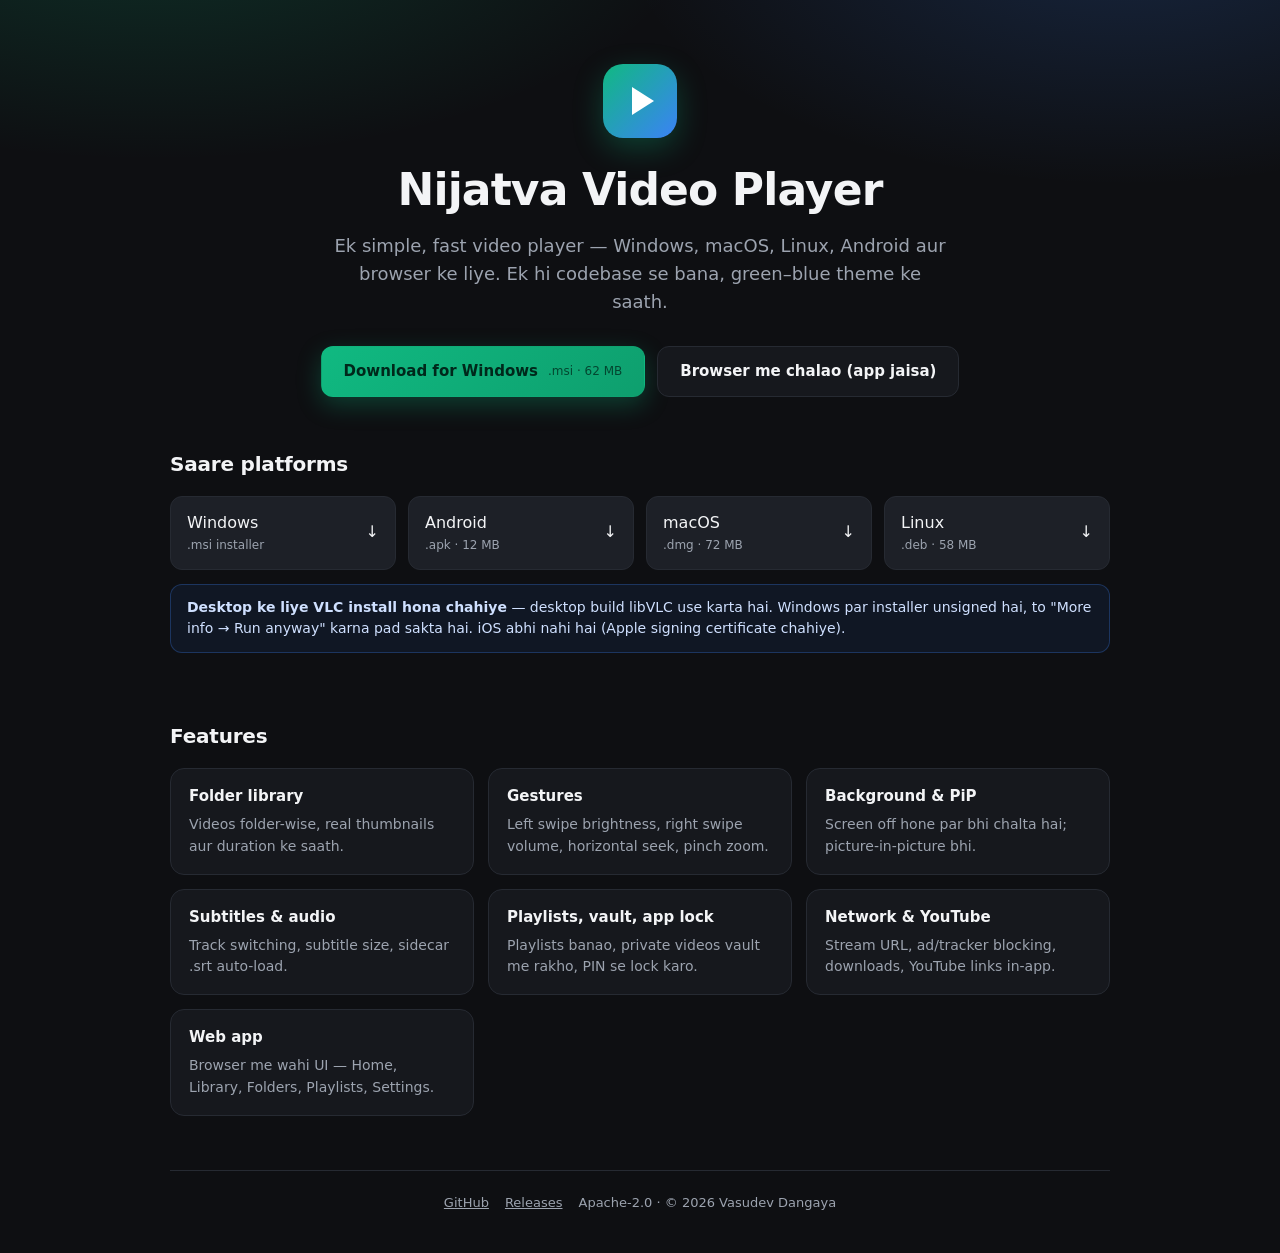
<file: docs/index.html>
<!DOCTYPE html>
<html lang="en">
<head>
<meta charset="utf-8" />
<meta name="viewport" content="width=device-width, initial-scale=1" />
<title>Nijatva Video Player — download</title>
<meta name="description" content="Nijatva Video Player — a simple, fast video player for Windows, macOS, Linux, Android and the browser." />
<style>
  :root{
    --emerald:#10B981; --emerald-d:#0E9F6E; --azure:#3B82F6; --cyan:#22D3EE;
    --bg:#0E0F12; --surface:#16181D; --surface2:#1D2027; --line:#262A32;
    --text:#F3F4F6; --muted:#9CA3AF;
  }
  *{box-sizing:border-box}
  html,body{margin:0;padding:0}
  body{
    background:
      radial-gradient(900px 420px at 12% -8%, rgba(16,185,129,.20), transparent 62%),
      radial-gradient(820px 420px at 88% -6%, rgba(59,130,246,.20), transparent 62%),
      var(--bg);
    color:var(--text);
    font-family:system-ui,-apple-system,"Segoe UI",Roboto,sans-serif;
    line-height:1.55;
  }
  .wrap{max-width:980px;margin:0 auto;padding:0 20px}
  header{padding:64px 0 8px;text-align:center}
  .logo{
    width:74px;height:74px;border-radius:20px;margin:0 auto 18px;
    background:linear-gradient(135deg,var(--emerald),var(--azure));
    display:grid;place-items:center;
    box-shadow:0 10px 30px rgba(16,185,129,.28);
  }
  .logo::after{
    content:"";width:0;height:0;
    border-left:22px solid #fff;border-top:14px solid transparent;border-bottom:14px solid transparent;
    margin-left:5px;
  }
  h1{font-size:clamp(28px,5vw,44px);margin:0 0 8px;letter-spacing:-.02em}
  .tag{color:var(--muted);font-size:clamp(15px,2.2vw,18px);margin:0 auto;max-width:620px}
  .cta{display:flex;gap:12px;justify-content:center;flex-wrap:wrap;margin:30px 0 10px}
  .btn{
    display:inline-flex;align-items:center;gap:10px;
    padding:13px 22px;border-radius:12px;text-decoration:none;font-weight:600;font-size:15px;
    border:1px solid var(--line);background:var(--surface);color:var(--text);
    transition:.15s ease;
  }
  .btn:hover{transform:translateY(-2px);border-color:var(--emerald)}
  .btn.primary{
    background:linear-gradient(135deg,var(--emerald),var(--emerald-d));
    color:#00281b;border-color:transparent;
    box-shadow:0 8px 24px rgba(16,185,129,.28);
  }
  .btn .os{font-size:12px;opacity:.75;font-weight:500}
  section{padding:34px 0}
  h2{font-size:20px;margin:0 0 16px;letter-spacing:-.01em}
  .grid{display:grid;grid-template-columns:repeat(auto-fit,minmax(230px,1fr));gap:14px}
  .card{
    background:var(--surface);border:1px solid var(--line);border-radius:14px;padding:16px 18px;
  }
  .card h3{margin:0 0 6px;font-size:15px}
  .card p{margin:0;color:var(--muted);font-size:14px}
  .dl{display:grid;grid-template-columns:repeat(auto-fit,minmax(220px,1fr));gap:12px}
  .dl a{
    display:flex;justify-content:space-between;align-items:center;gap:12px;
    background:var(--surface2);border:1px solid var(--line);border-radius:12px;
    padding:14px 16px;text-decoration:none;color:var(--text);
  }
  .dl a:hover{border-color:var(--azure)}
  .dl small{color:var(--muted);font-size:12px;display:block;font-weight:400}
  .note{
    margin-top:14px;background:rgba(59,130,246,.08);border:1px solid rgba(59,130,246,.28);
    border-radius:12px;padding:12px 16px;color:#cfe0ff;font-size:14px;
  }
  footer{border-top:1px solid var(--line);margin-top:20px;padding:22px 0 40px;
         color:var(--muted);font-size:13px;display:flex;gap:16px;flex-wrap:wrap;justify-content:center}
  footer a{color:var(--muted)}
  footer a:hover{color:var(--emerald)}
</style>
</head>
<body>
<div class="wrap">

  <header>
    <div class="logo"></div>
    <h1>Nijatva Video Player</h1>
    <p class="tag">Ek simple, fast video player — Windows, macOS, Linux, Android aur browser ke liye.
       Ek hi codebase se bana, green–blue theme ke saath.</p>

    <div class="cta">
      <a class="btn primary" href="https://github.com/vasudev-work/nijatva-video-player-multiplatform/releases/download/v1.0.0/nijatva-video-player-windows.msi">
        Download for Windows <span class="os">.msi · 62 MB</span>
      </a>
      <a class="btn" href="app/">Browser me chalao (app jaisa)</a>
    </div>
  </header>

  <section>
    <h2>Saare platforms</h2>
    <div class="dl">
      <a href="https://github.com/vasudev-work/nijatva-video-player-multiplatform/releases/download/v1.0.0/nijatva-video-player-windows.msi">
        <span>Windows<small>.msi installer</small></span><span>↓</span>
      </a>
      <a href="https://github.com/vasudev-work/nijatva-video-player-multiplatform/releases/download/v1.0.0/nijatva-video-player-android.apk">
        <span>Android<small>.apk · 12 MB</small></span><span>↓</span>
      </a>
      <a href="https://github.com/vasudev-work/nijatva-video-player-multiplatform/releases/download/v1.0.0/nijatva-video-player-macos.dmg">
        <span>macOS<small>.dmg · 72 MB</small></span><span>↓</span>
      </a>
      <a href="https://github.com/vasudev-work/nijatva-video-player-multiplatform/releases/download/v1.0.0/nijatva-video-player-linux.deb">
        <span>Linux<small>.deb · 58 MB</small></span><span>↓</span>
      </a>
    </div>
    <div class="note">
      <strong>Desktop ke liye VLC install hona chahiye</strong> — desktop build libVLC use karta hai.
      Windows par installer unsigned hai, to "More info → Run anyway" karna pad sakta hai.
      iOS abhi nahi hai (Apple signing certificate chahiye).
    </div>
  </section>

  <section>
    <h2>Features</h2>
    <div class="grid">
      <div class="card"><h3>Folder library</h3><p>Videos folder-wise, real thumbnails aur duration ke saath.</p></div>
      <div class="card"><h3>Gestures</h3><p>Left swipe brightness, right swipe volume, horizontal seek, pinch zoom.</p></div>
      <div class="card"><h3>Background &amp; PiP</h3><p>Screen off hone par bhi chalta hai; picture-in-picture bhi.</p></div>
      <div class="card"><h3>Subtitles &amp; audio</h3><p>Track switching, subtitle size, sidecar .srt auto-load.</p></div>
      <div class="card"><h3>Playlists, vault, app lock</h3><p>Playlists banao, private videos vault me rakho, PIN se lock karo.</p></div>
      <div class="card"><h3>Network &amp; YouTube</h3><p>Stream URL, ad/tracker blocking, downloads, YouTube links in-app.</p></div>
      <div class="card"><h3>Web app</h3><p>Browser me wahi UI — Home, Library, Folders, Playlists, Settings.</p></div>
    </div>
  </section>

  <footer>
    <a href="https://github.com/vasudev-work/nijatva-video-player-multiplatform">GitHub</a>
    <a href="https://github.com/vasudev-work/nijatva-video-player-multiplatform/releases">Releases</a>
    <span>Apache-2.0 · © 2026 Vasudev Dangaya</span>
  </footer>

</div>
</body>
</html>
</file>
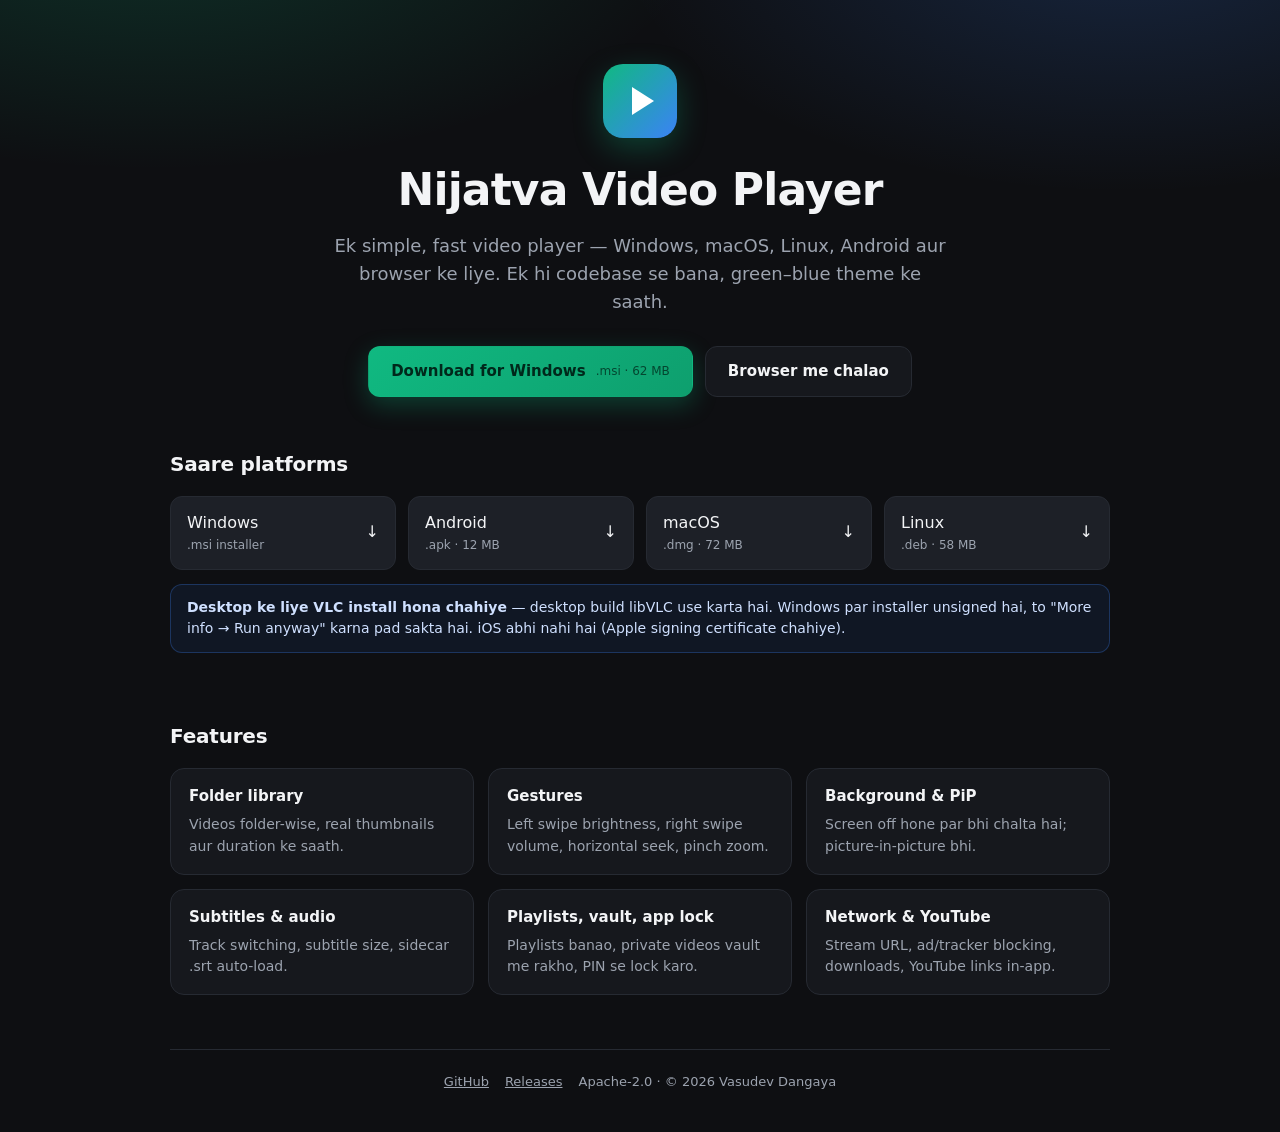
<file: site/index.html>
<!DOCTYPE html>
<html lang="en">
<head>
<meta charset="utf-8" />
<meta name="viewport" content="width=device-width, initial-scale=1" />
<title>Nijatva Video Player — download</title>
<meta name="description" content="Nijatva Video Player — a simple, fast video player for Windows, macOS, Linux, Android and the browser." />
<style>
  :root{
    --emerald:#10B981; --emerald-d:#0E9F6E; --azure:#3B82F6; --cyan:#22D3EE;
    --bg:#0E0F12; --surface:#16181D; --surface2:#1D2027; --line:#262A32;
    --text:#F3F4F6; --muted:#9CA3AF;
  }
  *{box-sizing:border-box}
  html,body{margin:0;padding:0}
  body{
    background:
      radial-gradient(900px 420px at 12% -8%, rgba(16,185,129,.20), transparent 62%),
      radial-gradient(820px 420px at 88% -6%, rgba(59,130,246,.20), transparent 62%),
      var(--bg);
    color:var(--text);
    font-family:system-ui,-apple-system,"Segoe UI",Roboto,sans-serif;
    line-height:1.55;
  }
  .wrap{max-width:980px;margin:0 auto;padding:0 20px}
  header{padding:64px 0 8px;text-align:center}
  .logo{
    width:74px;height:74px;border-radius:20px;margin:0 auto 18px;
    background:linear-gradient(135deg,var(--emerald),var(--azure));
    display:grid;place-items:center;
    box-shadow:0 10px 30px rgba(16,185,129,.28);
  }
  .logo::after{
    content:"";width:0;height:0;
    border-left:22px solid #fff;border-top:14px solid transparent;border-bottom:14px solid transparent;
    margin-left:5px;
  }
  h1{font-size:clamp(28px,5vw,44px);margin:0 0 8px;letter-spacing:-.02em}
  .tag{color:var(--muted);font-size:clamp(15px,2.2vw,18px);margin:0 auto;max-width:620px}
  .cta{display:flex;gap:12px;justify-content:center;flex-wrap:wrap;margin:30px 0 10px}
  .btn{
    display:inline-flex;align-items:center;gap:10px;
    padding:13px 22px;border-radius:12px;text-decoration:none;font-weight:600;font-size:15px;
    border:1px solid var(--line);background:var(--surface);color:var(--text);
    transition:.15s ease;
  }
  .btn:hover{transform:translateY(-2px);border-color:var(--emerald)}
  .btn.primary{
    background:linear-gradient(135deg,var(--emerald),var(--emerald-d));
    color:#00281b;border-color:transparent;
    box-shadow:0 8px 24px rgba(16,185,129,.28);
  }
  .btn .os{font-size:12px;opacity:.75;font-weight:500}
  section{padding:34px 0}
  h2{font-size:20px;margin:0 0 16px;letter-spacing:-.01em}
  .grid{display:grid;grid-template-columns:repeat(auto-fit,minmax(230px,1fr));gap:14px}
  .card{
    background:var(--surface);border:1px solid var(--line);border-radius:14px;padding:16px 18px;
  }
  .card h3{margin:0 0 6px;font-size:15px}
  .card p{margin:0;color:var(--muted);font-size:14px}
  .dl{display:grid;grid-template-columns:repeat(auto-fit,minmax(220px,1fr));gap:12px}
  .dl a{
    display:flex;justify-content:space-between;align-items:center;gap:12px;
    background:var(--surface2);border:1px solid var(--line);border-radius:12px;
    padding:14px 16px;text-decoration:none;color:var(--text);
  }
  .dl a:hover{border-color:var(--azure)}
  .dl small{color:var(--muted);font-size:12px;display:block;font-weight:400}
  .note{
    margin-top:14px;background:rgba(59,130,246,.08);border:1px solid rgba(59,130,246,.28);
    border-radius:12px;padding:12px 16px;color:#cfe0ff;font-size:14px;
  }
  footer{border-top:1px solid var(--line);margin-top:20px;padding:22px 0 40px;
         color:var(--muted);font-size:13px;display:flex;gap:16px;flex-wrap:wrap;justify-content:center}
  footer a{color:var(--muted)}
  footer a:hover{color:var(--emerald)}
</style>
</head>
<body>
<div class="wrap">

  <header>
    <div class="logo"></div>
    <h1>Nijatva Video Player</h1>
    <p class="tag">Ek simple, fast video player — Windows, macOS, Linux, Android aur browser ke liye.
       Ek hi codebase se bana, green–blue theme ke saath.</p>

    <div class="cta">
      <a class="btn primary" href="https://github.com/vasudev-work/nijatva-video-player-multiplatform/releases/download/v1.0.0/nijatva-video-player-windows.msi">
        Download for Windows <span class="os">.msi · 62 MB</span>
      </a>
      <a class="btn" href="player/">Browser me chalao</a>
    </div>
  </header>

  <section>
    <h2>Saare platforms</h2>
    <div class="dl">
      <a href="https://github.com/vasudev-work/nijatva-video-player-multiplatform/releases/download/v1.0.0/nijatva-video-player-windows.msi">
        <span>Windows<small>.msi installer</small></span><span>↓</span>
      </a>
      <a href="https://github.com/vasudev-work/nijatva-video-player-multiplatform/releases/download/v1.0.0/nijatva-video-player-android.apk">
        <span>Android<small>.apk · 12 MB</small></span><span>↓</span>
      </a>
      <a href="https://github.com/vasudev-work/nijatva-video-player-multiplatform/releases/download/v1.0.0/nijatva-video-player-macos.dmg">
        <span>macOS<small>.dmg · 72 MB</small></span><span>↓</span>
      </a>
      <a href="https://github.com/vasudev-work/nijatva-video-player-multiplatform/releases/download/v1.0.0/nijatva-video-player-linux.deb">
        <span>Linux<small>.deb · 58 MB</small></span><span>↓</span>
      </a>
    </div>
    <div class="note">
      <strong>Desktop ke liye VLC install hona chahiye</strong> — desktop build libVLC use karta hai.
      Windows par installer unsigned hai, to "More info → Run anyway" karna pad sakta hai.
      iOS abhi nahi hai (Apple signing certificate chahiye).
    </div>
  </section>

  <section>
    <h2>Features</h2>
    <div class="grid">
      <div class="card"><h3>Folder library</h3><p>Videos folder-wise, real thumbnails aur duration ke saath.</p></div>
      <div class="card"><h3>Gestures</h3><p>Left swipe brightness, right swipe volume, horizontal seek, pinch zoom.</p></div>
      <div class="card"><h3>Background &amp; PiP</h3><p>Screen off hone par bhi chalta hai; picture-in-picture bhi.</p></div>
      <div class="card"><h3>Subtitles &amp; audio</h3><p>Track switching, subtitle size, sidecar .srt auto-load.</p></div>
      <div class="card"><h3>Playlists, vault, app lock</h3><p>Playlists banao, private videos vault me rakho, PIN se lock karo.</p></div>
      <div class="card"><h3>Network &amp; YouTube</h3><p>Stream URL, ad/tracker blocking, downloads, YouTube links in-app.</p></div>
    </div>
  </section>

  <footer>
    <a href="https://github.com/vasudev-work/nijatva-video-player-multiplatform">GitHub</a>
    <a href="https://github.com/vasudev-work/nijatva-video-player-multiplatform/releases">Releases</a>
    <span>Apache-2.0 · © 2026 Vasudev Dangaya</span>
  </footer>

</div>
</body>
</html>
</file>
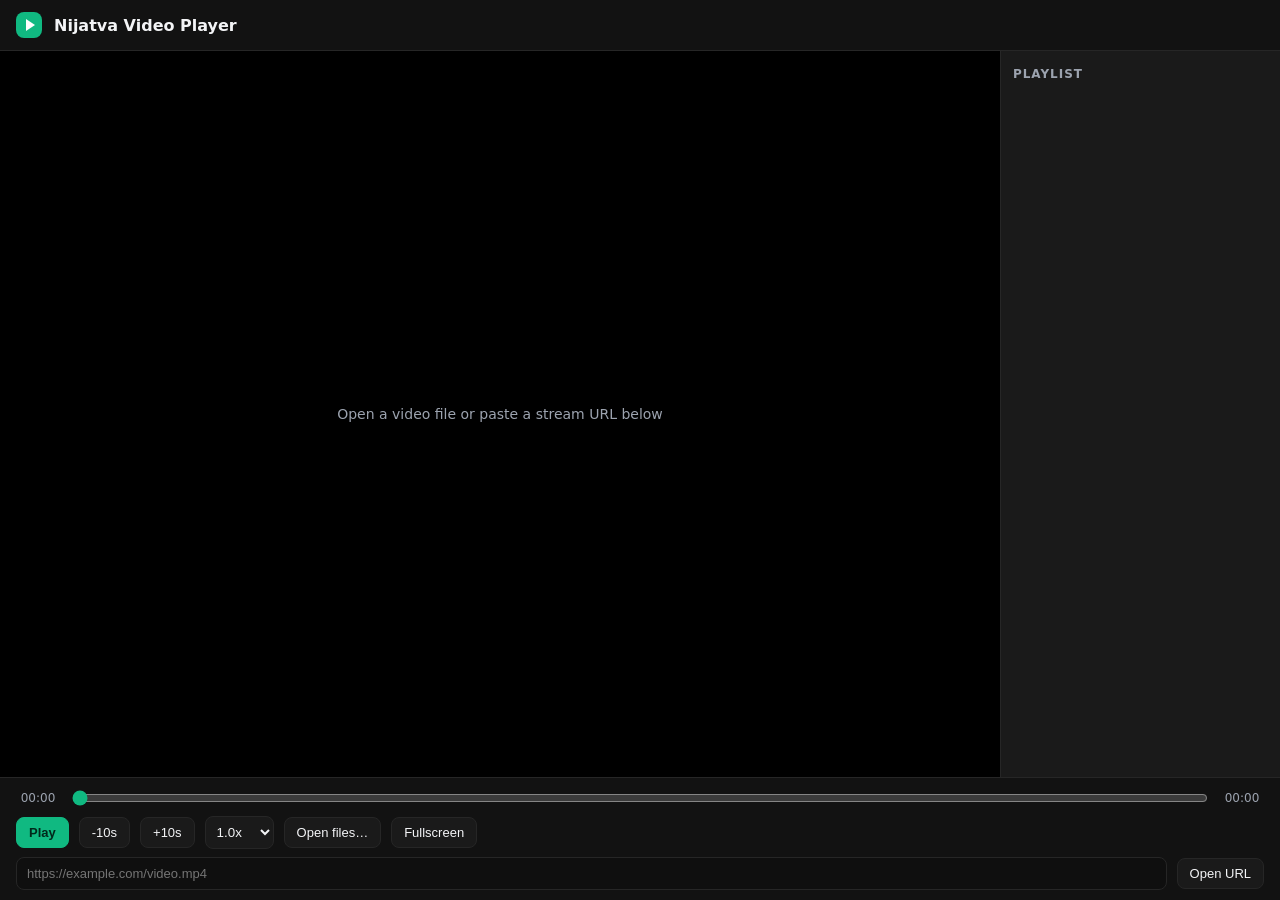
<file: web/index.html>
<!DOCTYPE html>
<html lang="en">
<head>
<meta charset="utf-8" />
<meta name="viewport" content="width=device-width, initial-scale=1" />
<title>Nijatva Video Player</title>
<style>
  :root {
    --emerald:#10B981; --azure:#3B82F6; --cyan:#22D3EE;
    --bg:#121212; --surface:#1A1A1A; --line:#262626;
    --text:#F3F4F6; --muted:#9CA3AF;
  }
  * { box-sizing: border-box; }
  body { margin:0; font-family: system-ui, -apple-system, Segoe UI, Roboto, sans-serif;
         background:var(--bg); color:var(--text); height:100vh; display:flex; flex-direction:column; }
  header { display:flex; align-items:center; gap:12px; padding:12px 16px; border-bottom:1px solid var(--line); }
  .dot { width:26px; height:26px; border-radius:8px; background:var(--emerald);
         display:grid; place-items:center; }
  .dot::after { content:""; width:0; height:0; border-left:9px solid #fff;
                border-top:6px solid transparent; border-bottom:6px solid transparent; margin-left:2px; }
  h1 { font-size:16px; margin:0; font-weight:700; }
  main { flex:1; display:flex; min-height:0; }
  #stage { flex:1; background:#000; display:flex; align-items:center; justify-content:center; position:relative; }
  video { width:100%; height:100%; background:#000; }
  #empty { color:var(--muted); font-size:14px; text-align:center; padding:24px; }
  aside { width:280px; border-left:1px solid var(--line); background:var(--surface); overflow:auto; }
  aside h2 { font-size:12px; text-transform:uppercase; letter-spacing:.08em; color:var(--muted);
             margin:16px 12px 8px; }
  .item { padding:10px 12px; font-size:13px; cursor:pointer; border-left:3px solid transparent;
          white-space:nowrap; overflow:hidden; text-overflow:ellipsis; }
  .item:hover { background:#222; }
  .item.active { border-left-color:var(--emerald); background:#1f2a26; }
  footer { border-top:1px solid var(--line); padding:10px 16px; display:flex; flex-direction:column; gap:8px; }
  .row { display:flex; align-items:center; gap:10px; }
  input[type=range] { flex:1; accent-color:var(--emerald); }
  button { background:var(--surface); color:var(--text); border:1px solid var(--line);
           border-radius:8px; padding:7px 12px; font-size:13px; cursor:pointer; }
  button:hover { border-color:var(--emerald); }
  button.primary { background:var(--emerald); color:#00281b; border-color:var(--emerald); font-weight:600; }
  input[type=url] { flex:1; background:#0f0f0f; color:var(--text); border:1px solid var(--line);
                    border-radius:8px; padding:8px 10px; font-size:13px; }
  .time { font-variant-numeric: tabular-nums; font-size:12px; color:var(--muted); min-width:44px; text-align:center; }
  label.file { display:inline-block; }
</style>
</head>
<body>
<header>
  <div class="dot"></div>
  <h1>Nijatva Video Player</h1>
</header>

<main>
  <div id="stage">
    <div id="empty">Open a video file or paste a stream URL below</div>
    <video id="video" controls playsinline style="display:none"></video>
  </div>
  <aside>
    <h2>Playlist</h2>
    <div id="list"></div>
  </aside>
</main>

<footer>
  <div class="row">
    <span class="time" id="cur">00:00</span>
    <input type="range" id="seek" value="0" min="0" max="1000" step="1" />
    <span class="time" id="dur">00:00</span>
  </div>
  <div class="row">
    <button class="primary" id="play">Play</button>
    <button id="back10">-10s</button>
    <button id="fwd10">+10s</button>
    <select id="speed" style="background:var(--surface);color:var(--text);border:1px solid var(--line);border-radius:8px;padding:7px">
      <option value="0.5">0.5x</option><option value="0.75">0.75x</option>
      <option value="1" selected>1.0x</option><option value="1.25">1.25x</option>
      <option value="1.5">1.5x</option><option value="2">2.0x</option>
    </select>
    <label class="file"><input type="file" id="file" accept="video/*" multiple hidden />
      <button id="pick">Open files…</button></label>
    <button id="full">Fullscreen</button>
  </div>
  <div class="row">
    <input type="url" id="url" placeholder="https://example.com/video.mp4" />
    <button id="open">Open URL</button>
  </div>
</footer>

<script src="app.js"></script>
</body>
</html>
</file>
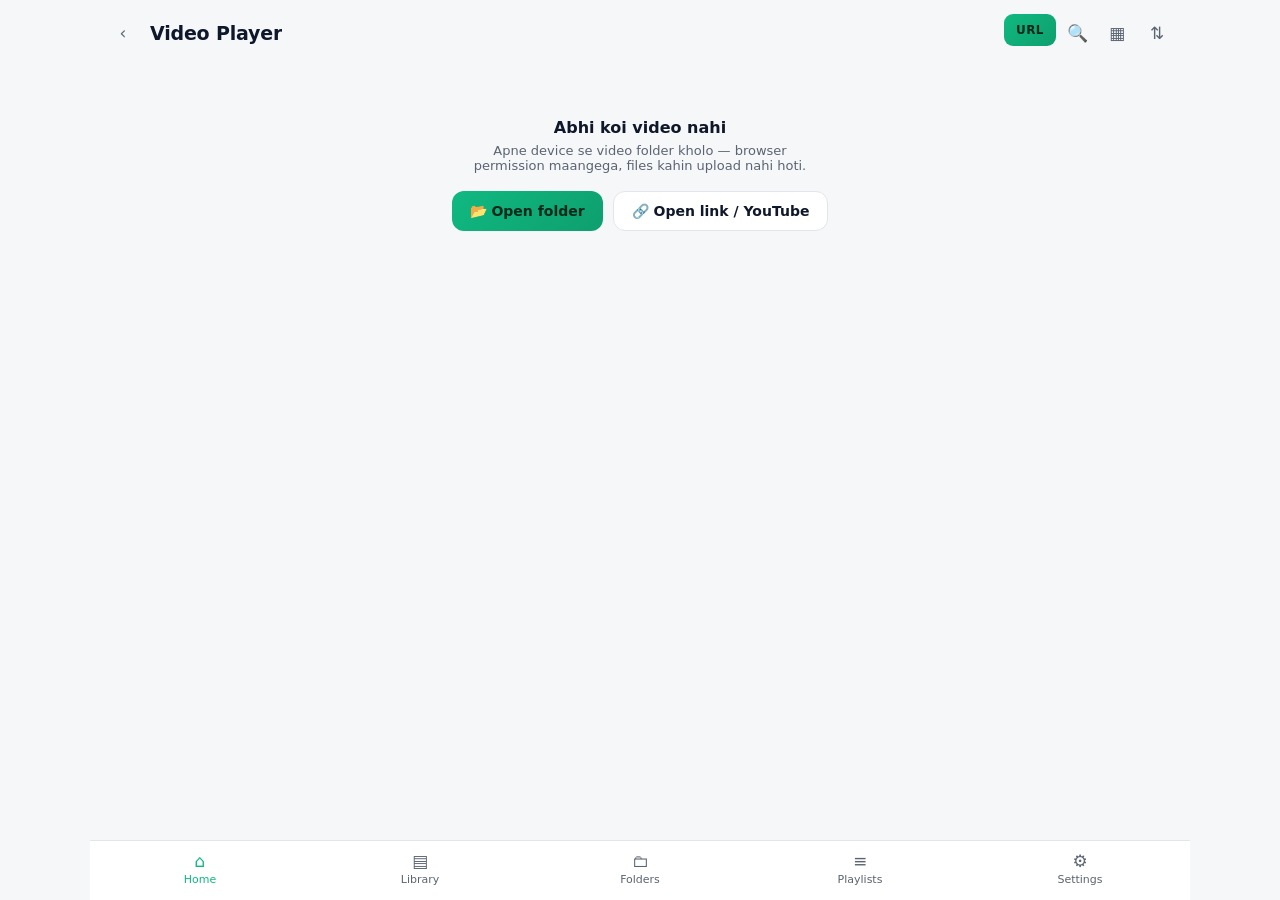
<file: docs/app/index.html>
<!DOCTYPE html>
<html lang="en">
<head>
<meta charset="utf-8" />
<meta name="viewport" content="width=device-width, initial-scale=1, viewport-fit=cover" />
<title>Nijatva Video Player</title>
<link rel="stylesheet" href="styles.css" />
</head>
<body>

<div id="app">
  <header class="topbar">
    <div class="topbar-left">
      <button class="icon" id="btn-back" hidden aria-label="Back">‹</button>
      <h1 id="screen-title">Home</h1>
    </div>
    <div class="topbar-right">
      <button class="chipbtn" id="btn-url" aria-label="Open link">URL</button>
      <button class="icon" id="btn-search" aria-label="Search">🔍</button>
      <button class="icon" id="btn-view" aria-label="Toggle grid">▦</button>
      <button class="icon" id="btn-sort" aria-label="Sort">⇅</button>
    </div>
  </header>

  <div id="searchbar" class="searchbar" hidden>
    <input id="search-input" type="search" placeholder="Search videos… (ya link paste karke Enter dabao)" />
  </div>

  <main id="content" tabindex="-1"></main>

  <nav class="bottom-nav" id="bottom-nav">
    <button data-view="home"><span>⌂</span>Home</button>
    <button data-view="library"><span>▤</span>Library</button>
    <button data-view="folders"><span>🗀</span>Folders</button>
    <button data-view="playlists"><span>≡</span>Playlists</button>
    <button data-view="settings"><span>⚙</span>Settings</button>
  </nav>
</div>

<!-- full-screen player -->
<div id="player" class="player" hidden>
  <video id="video" playsinline></video>
  <div class="p-yt" id="p-yt" hidden>
    <iframe id="p-yt-frame" title="YouTube" allow="autoplay; encrypted-media; picture-in-picture; fullscreen" allowfullscreen frameborder="0"></iframe>
  </div>

  <div class="p-overlay" id="p-overlay">
    <div class="p-top">
      <button class="icon light" id="p-back" aria-label="Back">‹</button>
      <div class="p-title" id="p-title">Video</div>
      <button class="icon light" id="p-cc" aria-label="Subtitles">CC</button>
      <button class="icon light" id="p-audio" aria-label="Audio track">🎧</button>
      <button class="icon light" id="p-more" aria-label="More">⋮</button>
    </div>

    <div class="p-center">
      <button class="icon light big" id="p-rew" aria-label="Back 10s">⟲10</button>
      <button class="icon light huge" id="p-play" aria-label="Play/Pause">▶</button>
      <button class="icon light big" id="p-fwd" aria-label="Forward 10s">10⟳</button>
    </div>

    <div class="p-bottom">
      <div class="p-times"><span id="p-cur">00:00</span><span id="p-dur">00:00</span></div>
      <input type="range" id="p-seek" min="0" max="1000" value="0" step="1" />
      <div class="p-row">
        <button class="icon light" id="p-lock" aria-label="Lock">🔒</button>
        <button class="icon light" id="p-rotate" aria-label="Rotate">⟳</button>
        <button class="chip" id="p-speed">1.0x</button>
        <button class="icon light" id="p-aspect" aria-label="Aspect">⬚</button>
        <button class="icon light" id="p-pip" aria-label="Picture in picture">⧉</button>
        <button class="icon light" id="p-full" aria-label="Fullscreen">⛶</button>
        <button class="icon light" id="p-close" aria-label="Close">✕</button>
      </div>
    </div>
  </div>

  <div class="p-hud" id="p-hud" hidden></div>
  <div class="p-menu" id="p-menu" hidden>
    <button data-act="repeat">Repeat: off</button>
    <button data-act="shuffle">Shuffle: off</button>
    <button data-act="speed">Playback speed</button>
    <button data-act="close">Close player</button>
  </div>
</div>

<script src="app.js"></script>
</body>
</html>
</file>
<file: docs/app/styles.css>
:root{
  --emerald:#10B981; --emerald-d:#0E9F6E; --emerald-ink:#00281b;
  --azure:#3B82F6; --cyan:#22D3EE;
  --bg:#121212; --surface:#1A1A1A; --surface2:#212121; --line:#2A2A2A;
  --text:#F3F4F6; --muted:#9CA3AF;
}

/* ---- themes ---- */
body[data-theme="black"]{ --bg:#000000; --surface:#0A0A0A; --surface2:#111111; --line:#1C1C1C; }
body[data-theme="light"]{
  --bg:#F6F7F9; --surface:#FFFFFF; --surface2:#F0F2F5; --line:#E2E6EC;
  --text:#0F172A; --muted:#5B6472;
}

/* ---- accents ---- */
body[data-accent="green"]{ --emerald:#10B981; --emerald-d:#0E9F6E; --emerald-ink:#00281b; }
body[data-accent="saffron"]{ --emerald:#F59E0B; --emerald-d:#D97706; --emerald-ink:#2b1600; }
body[data-accent="indigo"]{ --emerald:#4F46E5; --emerald-d:#4338CA; --emerald-ink:#ffffff; }
*{box-sizing:border-box;-webkit-tap-highlight-color:transparent}
html,body{margin:0;height:100%}
body{
  background:var(--bg);color:var(--text);
  font-family:system-ui,-apple-system,"Segoe UI",Roboto,sans-serif;
  overscroll-behavior:none;
}
button{font:inherit;color:inherit;background:none;border:0;cursor:pointer}

#app{display:flex;flex-direction:column;height:100dvh;max-width:1100px;margin:0 auto}

.topbar{
  display:flex;align-items:center;justify-content:space-between;gap:8px;
  padding:14px 14px 10px;
}
.topbar-left{display:flex;align-items:center;gap:8px;min-width:0}
.topbar h1{font-size:19px;margin:0;font-weight:700;letter-spacing:-.01em;white-space:nowrap;overflow:hidden;text-overflow:ellipsis}
.topbar-right{display:flex;gap:2px}
.icon{width:38px;height:38px;border-radius:10px;display:grid;place-items:center;font-size:17px;color:var(--muted)}
.icon:hover{background:var(--surface);color:var(--text)}
.icon.light{color:#fff}
.icon.light:hover{background:rgba(255,255,255,.12)}
.icon.big{font-size:16px}
.icon.huge{width:64px;height:64px;font-size:26px;background:rgba(255,255,255,.10)}
.icon.huge:hover{background:rgba(255,255,255,.2)}

.searchbar{padding:0 14px 10px}
.searchbar input{
  width:100%;padding:11px 14px;border-radius:12px;border:1px solid var(--line);
  background:var(--surface);color:var(--text);font-size:14px;outline:none;
}
.searchbar input:focus{border-color:var(--emerald)}

#content{flex:1;overflow-y:auto;padding:0 14px 90px}

.bottom-nav{
  position:fixed;left:0;right:0;bottom:0;max-width:1100px;margin:0 auto;
  display:grid;grid-template-columns:repeat(5,1fr);
  background:color-mix(in srgb, var(--surface) 92%, transparent);
  backdrop-filter:blur(12px);
  border-top:1px solid var(--line);padding:6px 0 8px;
}
.bottom-nav button{
  display:flex;flex-direction:column;align-items:center;gap:3px;
  font-size:11px;color:var(--muted);padding:6px 0;border-radius:10px;
}
.bottom-nav button span{font-size:17px;line-height:1}
.bottom-nav button.active{color:var(--emerald)}

/* sections */
.section{margin:16px 0}
.section-head{display:flex;align-items:baseline;justify-content:space-between;margin-bottom:10px}
.section-head h2{font-size:14px;margin:0;color:var(--muted);font-weight:600;letter-spacing:.03em;text-transform:uppercase}
.section-head button{font-size:12px;color:var(--emerald)}

/* rows */
.row-scroll{display:flex;gap:12px;overflow-x:auto;padding-bottom:6px;scrollbar-width:none}
.row-scroll::-webkit-scrollbar{display:none}

.card{
  flex:0 0 auto;width:210px;background:var(--surface);border:1px solid var(--line);
  border-radius:14px;overflow:hidden;cursor:pointer;transition:.15s;
}
.card:hover{border-color:var(--emerald);transform:translateY(-2px)}
.thumb{position:relative;width:100%;aspect-ratio:16/9;background:#000;display:grid;place-items:center}
.thumb img{width:100%;height:100%;object-fit:cover;display:block}
.thumb .ph{font-size:26px;color:#3a3a3a}
.thumb .dur{
  position:absolute;right:6px;bottom:6px;background:rgba(0,0,0,.75);
  color:#fff;font-size:11px;padding:2px 6px;border-radius:6px;font-variant-numeric:tabular-nums;
}
.card .meta{padding:9px 11px 11px}
.card .name{font-size:13px;font-weight:600;white-space:nowrap;overflow:hidden;text-overflow:ellipsis}
.card .sub{font-size:11px;color:var(--muted);white-space:nowrap;overflow:hidden;text-overflow:ellipsis;margin-top:2px}
.progress{height:3px;background:var(--line);border-radius:2px;margin-top:7px;overflow:hidden}
.progress i{display:block;height:100%;background:var(--emerald)}

/* list rows */
.list{display:flex;flex-direction:column;gap:2px}
.item{display:flex;gap:12px;align-items:center;padding:9px;border-radius:12px;cursor:pointer}
.item:hover{background:var(--surface)}
.item .thumb{width:112px;flex:0 0 112px;border-radius:10px}
.item .info{min-width:0;flex:1}
.item .info .name{font-size:14px;font-weight:600;white-space:nowrap;overflow:hidden;text-overflow:ellipsis}
.item .info .sub{font-size:12px;color:var(--muted);white-space:nowrap;overflow:hidden;text-overflow:ellipsis;margin-top:2px}

/* grid */
.grid{display:grid;grid-template-columns:repeat(auto-fill,minmax(160px,1fr));gap:12px}
.grid .card{width:auto}

/* empty */
.empty{display:grid;place-items:center;text-align:center;padding:56px 20px;color:var(--muted)}
.empty h3{color:var(--text);margin:0 0 6px;font-size:16px}
.empty p{margin:0 0 18px;font-size:13px;max-width:340px}

.btn{
  display:inline-flex;align-items:center;gap:8px;padding:11px 18px;border-radius:12px;
  background:linear-gradient(135deg,var(--emerald),var(--emerald-d));color:#00281b;
  font-weight:600;font-size:14px;border:0;
}
.btn.ghost{background:var(--surface);color:var(--text);border:1px solid var(--line)}

/* settings */
.group{background:var(--surface);border:1px solid var(--line);border-radius:14px;overflow:hidden;margin-bottom:14px}
.setting{display:flex;align-items:center;gap:12px;padding:14px 16px;border-bottom:1px solid var(--line)}
.setting:last-child{border-bottom:0}
.setting .txt{flex:1;min-width:0}
.setting .txt .t{font-size:14px}
.setting .txt .d{font-size:12px;color:var(--muted);margin-top:2px}
.setting select,.setting input[type=number]{
  background:var(--surface2);color:var(--text);border:1px solid var(--line);
  border-radius:9px;padding:7px 10px;font-size:13px;
}
.switch{width:44px;height:26px;border-radius:999px;background:var(--line);position:relative;flex:0 0 44px;transition:.15s}
.switch::after{content:"";position:absolute;top:3px;left:3px;width:20px;height:20px;border-radius:50%;background:#fff;transition:.15s}
.switch.on{background:var(--emerald)}
.switch.on::after{left:21px}

/* player */
.player{position:fixed;inset:0;background:#000;z-index:50;display:flex;align-items:center;justify-content:center}
.player[hidden]{display:none}
#video{width:100%;height:100%;background:#000;object-fit:contain}
#video.fit{object-fit:contain}
#video.zoom{object-fit:cover}
#video.stretch{object-fit:fill}

.p-overlay{position:absolute;inset:0;display:flex;flex-direction:column;justify-content:space-between;
  background:linear-gradient(180deg,rgba(0,0,0,.6),transparent 22%,transparent 70%,rgba(0,0,0,.8));
  transition:opacity .2s}
.p-overlay.hidden{opacity:0;pointer-events:none}
.p-top{display:flex;align-items:center;gap:2px;padding:10px 8px}
.p-title{flex:1;color:#fff;font-weight:600;font-size:15px;white-space:nowrap;overflow:hidden;text-overflow:ellipsis;padding:0 6px}
.p-center{display:flex;align-items:center;justify-content:center;gap:26px}
.p-bottom{padding:8px 14px 14px}
.p-times{display:flex;justify-content:space-between;color:#fff;font-size:12px;font-variant-numeric:tabular-nums;opacity:.9}
#p-seek{width:100%;accent-color:var(--emerald);margin:4px 0 8px}
.p-row{display:flex;align-items:center;justify-content:space-between;gap:2px;overflow-x:auto;scrollbar-width:none}
.p-row::-webkit-scrollbar{display:none}
.chip{color:#fff;font-size:13px;padding:8px 12px;border-radius:10px;background:rgba(255,255,255,.12)}
.chip:hover{background:rgba(255,255,255,.22)}

.p-hud{position:absolute;left:50%;top:50%;transform:translate(-50%,-50%);
  background:rgba(0,0,0,.72);color:#fff;padding:10px 18px;border-radius:10px;font-size:14px}
.p-menu{position:absolute;right:12px;top:56px;background:var(--surface);border:1px solid var(--line);
  border-radius:12px;overflow:hidden;min-width:200px;box-shadow:0 12px 32px rgba(0,0,0,.5)}
.p-menu button{display:block;width:100%;text-align:left;padding:13px 16px;font-size:14px;color:var(--text)}
.p-menu button:hover{background:var(--surface2)}

.sheet{position:fixed;left:0;right:0;bottom:0;z-index:60;background:var(--surface);
  border-top-left-radius:18px;border-top-right-radius:18px;border:1px solid var(--line);
  max-height:70vh;overflow-y:auto;padding:8px 0 18px;max-width:1100px;margin:0 auto}
.sheet h3{margin:14px 18px 8px;font-size:15px}
.sheet button{display:block;width:100%;text-align:left;padding:13px 18px;font-size:14px}
.sheet button:hover{background:var(--surface2)}
.sheet .scrim{position:fixed;inset:0;background:rgba(0,0,0,.5);z-index:-1}
.toast{position:fixed;bottom:96px;left:50%;transform:translateX(-50%);background:#000c;
  color:#fff;padding:10px 16px;border-radius:10px;font-size:13px;z-index:70}

/* YouTube embed mode */
.p-yt{position:absolute;inset:0;background:#000;display:flex;z-index:1}
.p-yt[hidden]{display:none}
.p-yt iframe{width:100%;height:100%;border:0}
body.yt-mode .p-center,body.yt-mode .p-bottom{display:none}
body.yt-mode .p-overlay{background:linear-gradient(180deg,rgba(0,0,0,.65),transparent 24%)}

.chipbtn{
  height:32px;padding:0 12px;border-radius:9px;font-size:12px;font-weight:700;letter-spacing:.04em;
  background:linear-gradient(135deg,var(--emerald),var(--emerald-d));color:#00281b;
}
.empty-actions{display:flex;gap:10px;flex-wrap:wrap;justify-content:center}

/* appearance pills */
.pills{display:flex;gap:8px;flex-wrap:wrap}
.pill{
  padding:9px 16px;border-radius:999px;background:var(--surface2);
  border:1px solid var(--line);color:var(--text);font-size:13px;font-weight:600;
}
.pill:hover{border-color:var(--emerald)}
.pill.on{background:var(--emerald);border-color:var(--emerald);color:var(--emerald-ink)}
</file>
